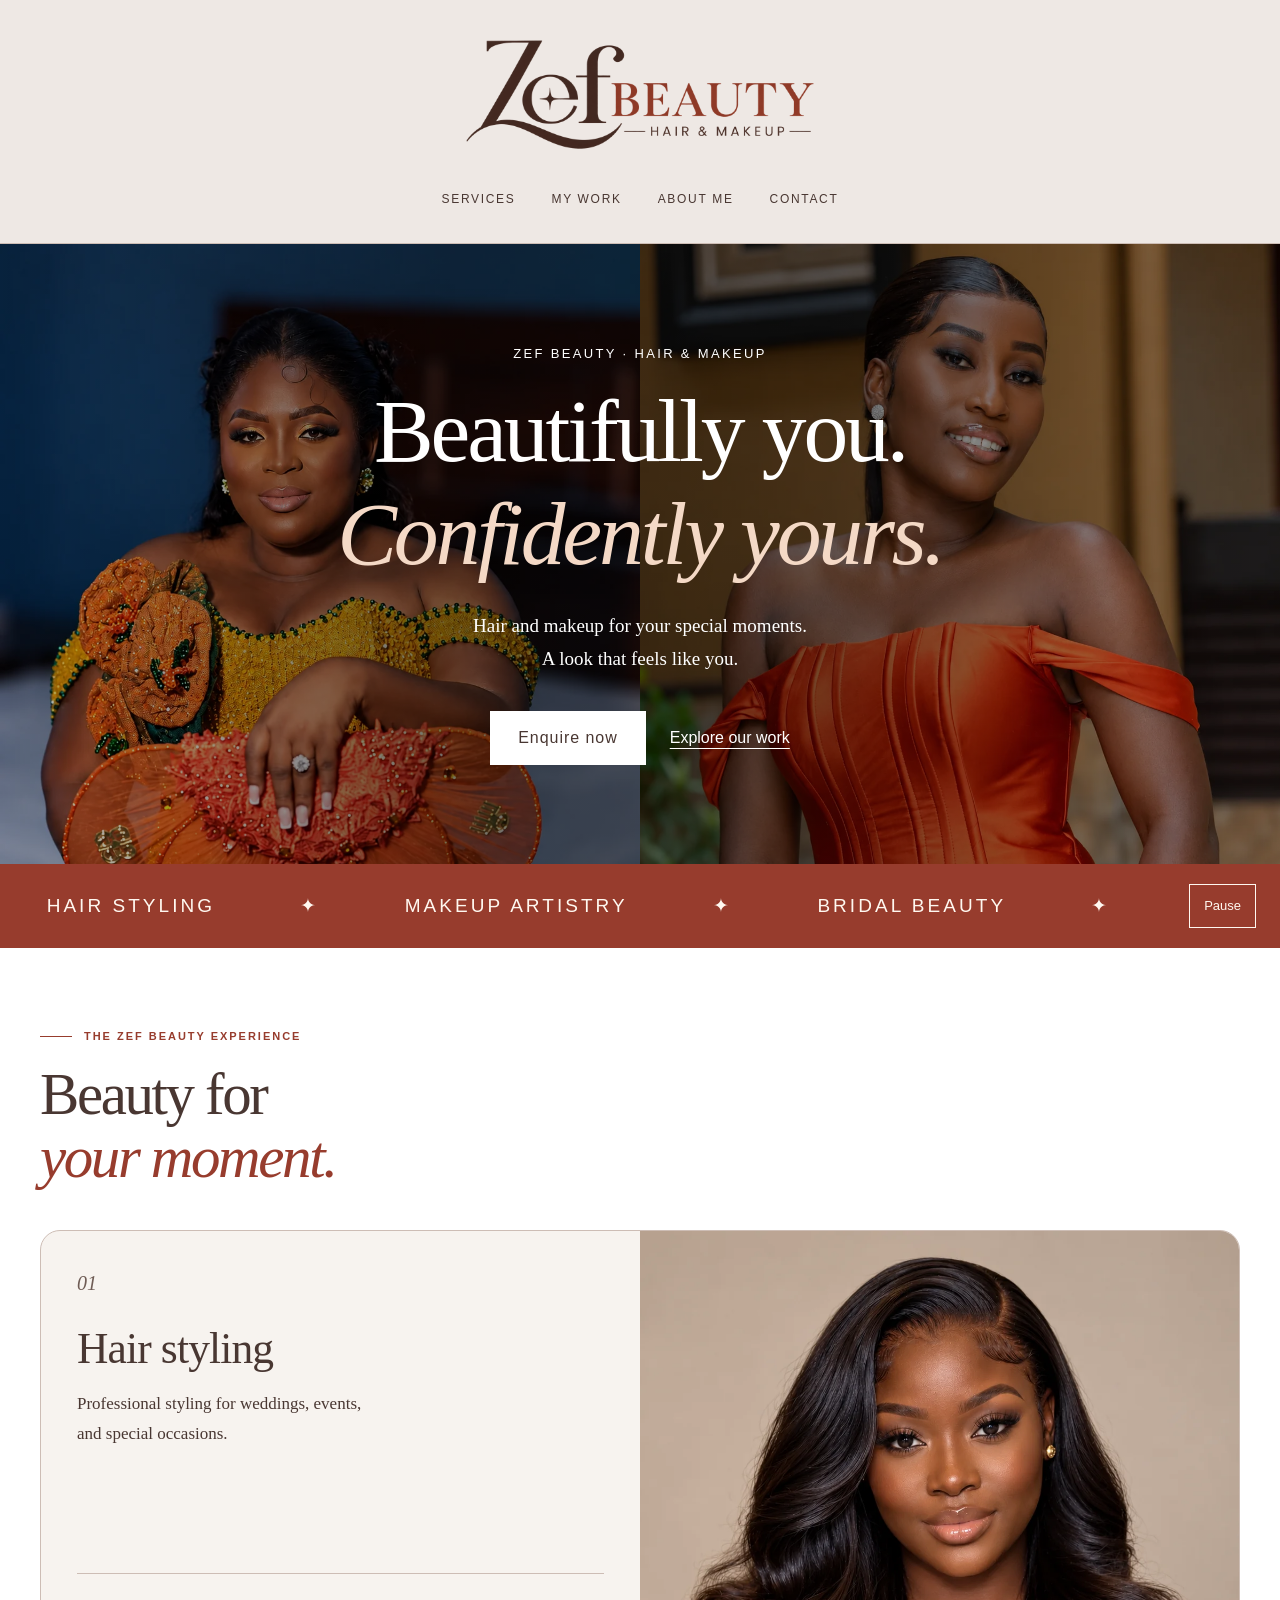
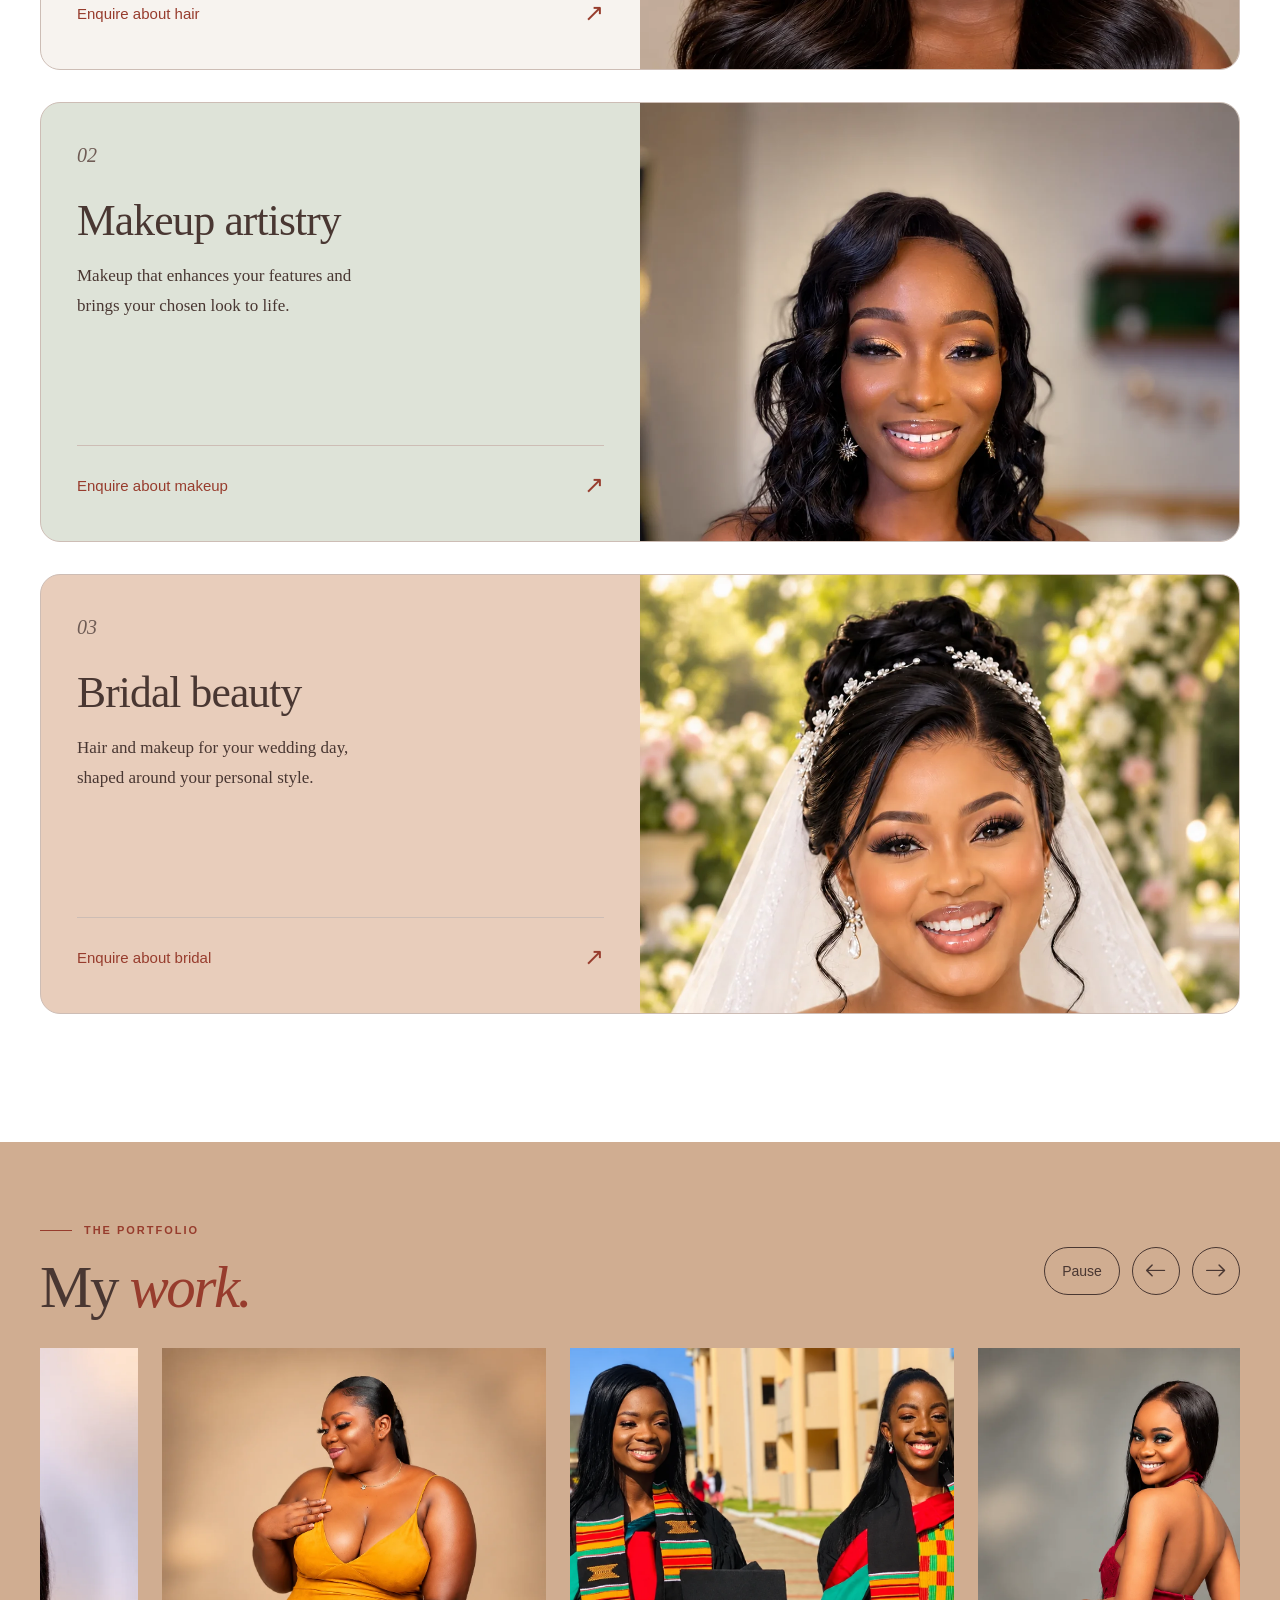
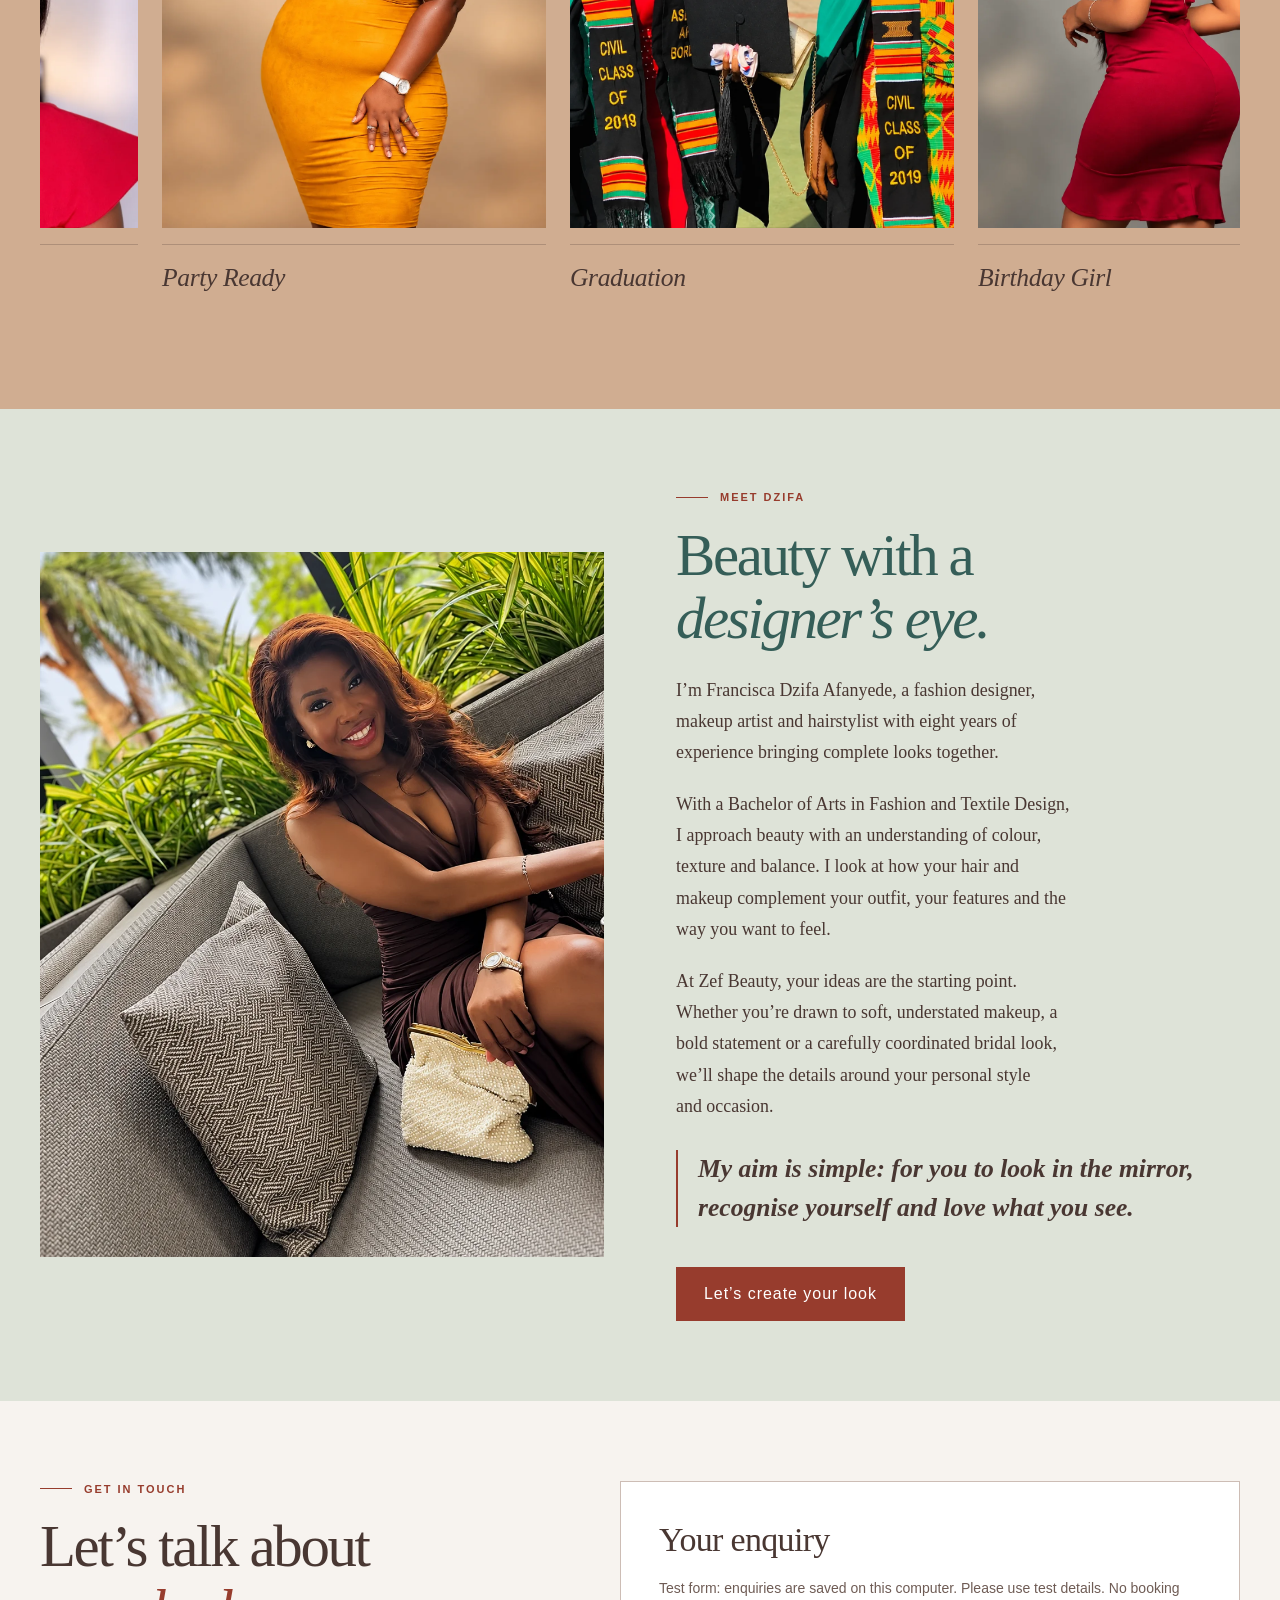
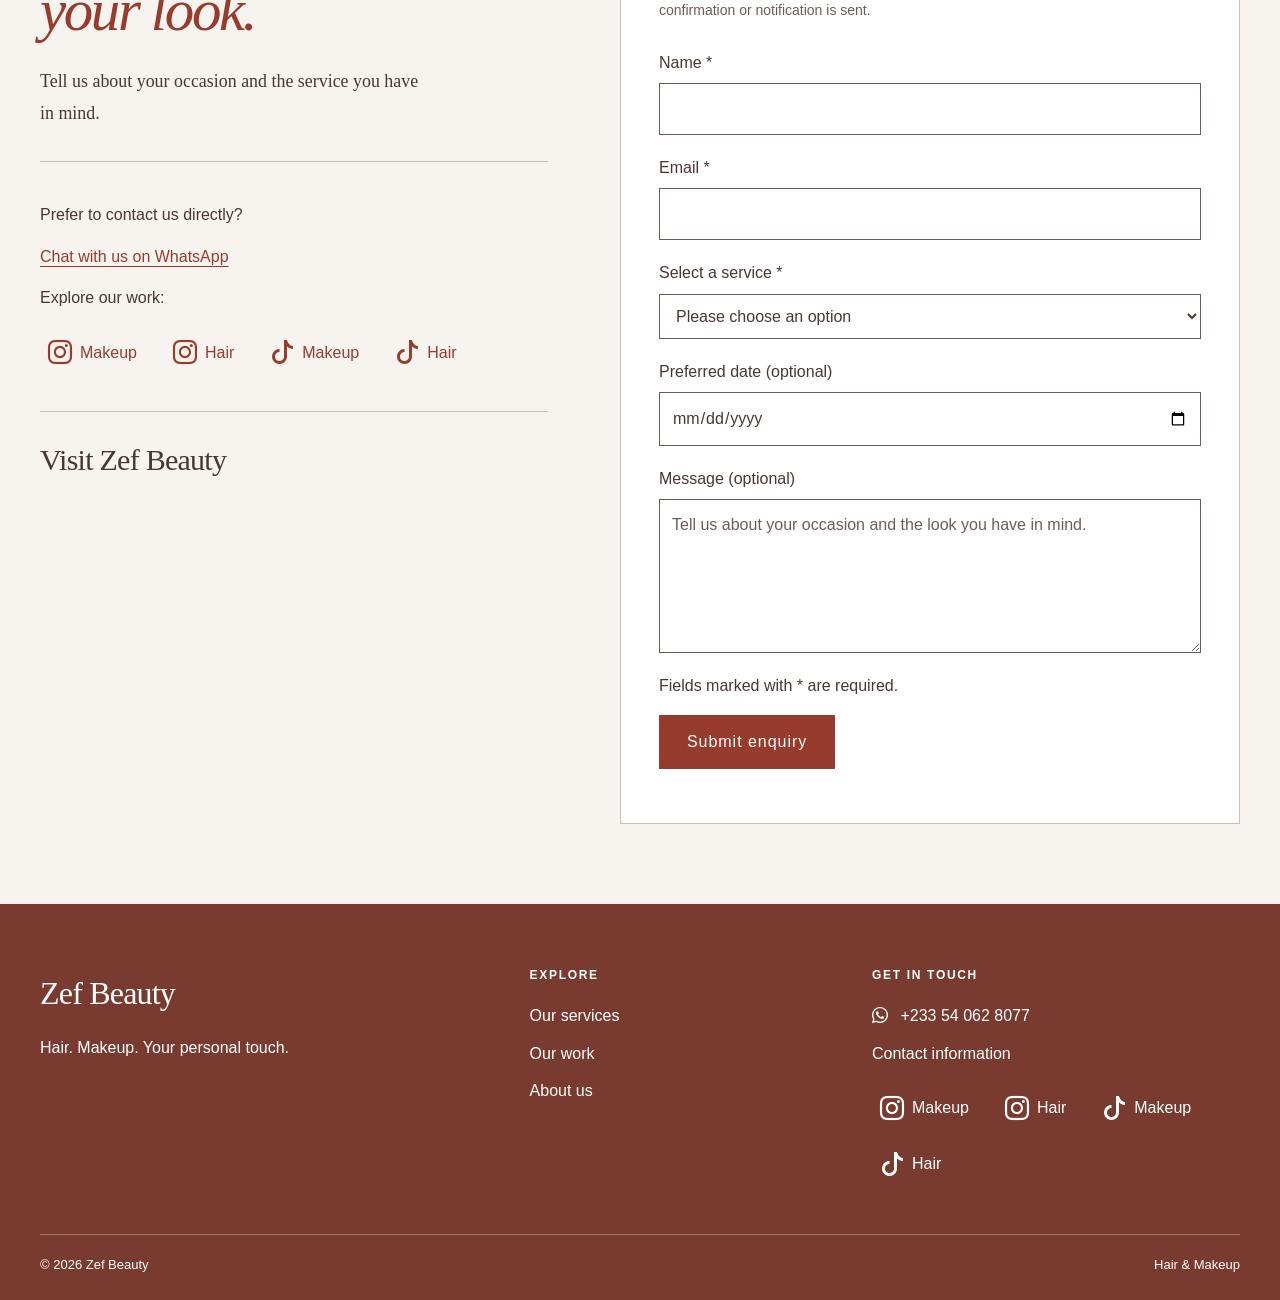
<file: index.html>
<!DOCTYPE html>
<html lang="en">
<head>
    <meta charset="UTF-8">
    <meta name="viewport" content="width=device-width, initial-scale=1.0">
    <title>Zef Beauty | Hair & Makeup</title>
    <meta name="description" content="Zef Beauty is a premier hair and makeup service provider, offering professional styling for weddings, events, and special occasions.">
    <link
    rel="stylesheet"
    href="https://cdn.jsdelivr.net/npm/bootstrap-icons@1.13.1/font/bootstrap-icons.min.css"
    >
    <link rel="stylesheet" href="style.css">
    <script src="script.js" defer></script>
</head>

<body>
<header class="site-header">
    <button
        class="menu-toggle"
        type="button"
        aria-label="Open menu"
        aria-expanded="false"
        aria-controls="mainNavigation"
    >
        <span class="menu-line"></span>
        <span class="menu-line"></span>
        <span class="menu-line"></span>
    </button>

    <a href="index.html" class="brand">
        <img
                class="brand-logo"
                src="images/zef-beauty-logo.png"
                alt="Zef Beauty | Hair & Makeup"
                width="2172"
                height="724"
            >
    </a>

    <nav id="mainNavigation" aria-label="Main navigation">
        <div class="menu-links">
            <a href="#services">
                <span>Services</span>
                <span class="menu-arrow" aria-hidden="true">→</span>
            </a>

            <a href="#portfolio">
                <span>My work</span>
                <span class="menu-arrow" aria-hidden="true">→</span>
            </a>

            <a href="#about">
                <span>About me</span>
                <span class="menu-arrow" aria-hidden="true">→</span>
            </a>

            <a href="#contact">
                <span>Contact</span>
                <span class="menu-arrow" aria-hidden="true">→</span>
            </a>
        </div>

        <div class="menu-contact">
            <p class="menu-contact-title">Let's talk about your look</p>

            <a
                class="menu-whatsapp"
                href="https://wa.me/233540628077"
                target="_blank"
                rel="noopener noreferrer"
            >
                <i class="bi bi-whatsapp" aria-hidden="true"></i>
                <span>Chat on WhatsApp</span>
            </a>

            <p class="menu-follow">Follow our work</p>

            <div class="menu-socials">
                <a
                    href="https://www.instagram.com/zefglam/"
                    target="_blank"
                    rel="noopener noreferrer"
                    aria-label="Zef Glam makeup on Instagram"
                >
                    <i class="bi bi-instagram" aria-hidden="true"></i>
                    <span>Makeup</span>
                </a>

                <a
                    href="https://www.instagram.com/zefhair/"
                    target="_blank"
                    rel="noopener noreferrer"
                    aria-label="Zef Hair on Instagram"
                >
                    <i class="bi bi-instagram" aria-hidden="true"></i>
                    <span>Hair</span>
                </a>
            </div>
        </div>
    </nav>
</header>

    <main>
        <section class="hero">
            <div class="hero-photos" aria-hidden="true">
                <img
                    src="images/traditional-engagement-01.webp"
                    alt=""
                >
                <img
                    src="images/makeup-look-01.webp"
                    alt=""
                >
            </div>

            <div class="hero-content">
                <p class="hero-eyebrow">Zef Beauty · Hair & Makeup</p>

                <h1>
                    Beautifully you.
                    <span class="hero-heading-accent">Confidently yours.</span>
                </h1>

                <p class="hero-description">
                    Hair and makeup for your special moments.
                    <span class="hero-description-line">
                        A look that feels like you.
                    </span>
                </p>

                <div class="hero-actions">
                    <a href="#contact" class="btn">Enquire now</a>
                    <a href="#portfolio" class="hero-secondary">
                        Explore our work
                    </a>
                </div>
            </div>
        </section>
        <div class="beauty-ribbon">
            <div class="beauty-ribbon-window">
                <div class="beauty-ribbon-track">
                    <div class="beauty-ribbon-group">
                        <span>Hair styling</span>
                        <span aria-hidden="true">✦</span>
                        <span>Makeup artistry</span>
                        <span aria-hidden="true">✦</span>
                        <span>Bridal beauty</span>
                        <span aria-hidden="true">✦</span>
                    </div>

                    <!-- A duplicate makes the movement loop continuously. -->
                    <div class="beauty-ribbon-group" aria-hidden="true">
                        <span>Hair styling</span>
                        <span>✦</span>
                        <span>Makeup artistry</span>
                        <span>✦</span>
                        <span>Bridal beauty</span>
                        <span>✦</span>
                    </div>
                </div>
            </div>

            <button
                class="beauty-ribbon-toggle"
                type="button"
                aria-label="Pause moving text"
                hidden
            >
                Pause
            </button>
        </div>
        <section id="services">
            <p class="services-eyebrow">The Zef Beauty experience</p>
            <h2 class="section-title">Beauty for <span class="title-accent">your moment.</span></h2>

            <div class="service-list service-stack">
                <div class="service-item">
                    <span class="service-number" aria-hidden="true">01</span>

                    <h3>Hair styling</h3>

                    <p>
                        Professional styling for weddings, events,
                        and special occasions.
                    </p>

                    <a
                        href="#contact"
                        class="service-link"
                        data-service="hair"
                    >
                        <span>Enquire about hair</span>
                        <span class="service-arrow" aria-hidden="true">↗</span>
                    </a>
                    <div class="service-photo">
                        <img
                            src="images/hairstyle-look-02.webp"
                            alt="Long, straight hairstyle with a centre part"
                            loading="lazy"
                        >
                    </div>
                </div>

                <div class="service-item">
                    <span class="service-number" aria-hidden="true">02</span>

                    <h3>Makeup artistry</h3>

                    <p>
                        Makeup that enhances your features and
                        brings your chosen look to life.
                    </p>

                    <a
                        href="#contact"
                        class="service-link"
                        data-service="makeup"
                    >
                        <span>Enquire about makeup</span>
                        <span class="service-arrow" aria-hidden="true">↗</span>
                    </a>
                    <div class="service-photo">
                        <img
                            src="images/traditional-engagement-02.webp"
                            alt="Makeup look on a client wearing an orange dress"
                            loading="lazy"
                        >
                    </div>
                </div>

                <div class="service-item">
                    <span class="service-number" aria-hidden="true">03</span>

                    <h3>Bridal beauty</h3>

                    <p>
                        Hair and makeup for your wedding day,
                        shaped around your personal style.
                    </p>

                    <a
                        href="#contact"
                        class="service-link"
                        data-service="bridal"
                    >
                        <span>Enquire about bridal</span>
                        <span class="service-arrow" aria-hidden="true">↗</span>
                    </a>
                    <div class="service-photo">
                        <img
                            src="images/bridal-package-02.webp"
                            alt="Bridal makeup with an updo and tiara"
                            loading="lazy"
                        >
                    </div>
                </div>
            </div>
        </section>

        <section id="portfolio">
            <div class="portfolio-heading">
                <div class="portfolio-intro">
                    <p class="section-eyebrow">The portfolio</p>
                    <h2 class="section-title">My <span class="title-accent">work.</span></h2>
                </div>

                <div
                    class="carousel-controls"
                    role="group"
                    aria-label="Portfolio navigation"
                    hidden
                >
                    <button
                        type="button"
                        class="carousel-button portfolio-toggle"
                        id="portfolioToggle"
                        aria-controls="portfolioTrack"
                    >
                    Pause
                    </button>
                    <button
                        type="button"
                        class="carousel-button"
                        id="portfolioPrevious"
                        aria-label="Previous portfolio photo"
                        aria-controls="portfolioTrack"
                    >
                        <i class="bi bi-arrow-left" aria-hidden="true"></i>
                    </button>

                    <button
                        type="button"
                        class="carousel-button"
                        id="portfolioNext"
                        aria-label="Next portfolio photo"
                        aria-controls="portfolioTrack"
                    >
                        <i class="bi bi-arrow-right" aria-hidden="true"></i>
                    </button>
                </div>
            </div>

            <div
                class="portfolio-gallery"
                id="portfolioTrack"
                role="region"
                aria-label="Portfolio photos. Scroll horizontally to explore."
                tabindex="0"
            >
                <figure class="portfolio-item">
                    <img
                        src="images/bridal-package-01.webp"
                        alt="Long straight hairstyle from Zef Beauty's portfolio"
                        loading="lazy"
                    >
                    <figcaption>Bride's Makeup</figcaption>
                </figure>
                <figure class="portfolio-item">
                    <img
                        src="images/makeup-look-02.webp"
                        alt="Long straight hairstyle from Zef Beauty's portfolio"
                        loading="lazy"
                    >
                    <figcaption>Corporate Finish</figcaption>
                </figure>
                
                <figure class="portfolio-item">
                    <img
                        src="images/makeup-look-03.webp"
                        alt="Long straight hairstyle from Zef Beauty's portfolio"
                        loading="lazy"
                    >
                    <figcaption>Party Ready</figcaption>
                </figure>
                <figure class="portfolio-item">
                    <img
                        src="images/Zef-Beauty-University-Graduation-Ghana.webp"
                        alt="Graduation look from Zef Beauty's portfolio"
                        loading="lazy"
                    >
                    <figcaption>Graduation</figcaption>
                </figure>
                <figure class="portfolio-item">
                    <img
                        src="images/makeup-look-04.webp"
                        alt="Long straight hairstyle from Zef Beauty's portfolio"
                        loading="lazy"
                    >
                    <figcaption>Birthday Girl</figcaption>
                </figure>
                <figure class="portfolio-item">
                    <img
                        src="images/makeup-look-01.webp"
                        alt="Makeup look paired with an orange dress"
                        loading="lazy"
                    >
                    <figcaption>Bride's Maid Touch</figcaption>
                </figure>

                <figure class="portfolio-item">
                    <img
                        src="images/makeup-look-05.webp"
                        alt="Bridal makeup with a tiara and lace outfit"
                        loading="lazy"
                    >
                    <figcaption>Outdoor Look</figcaption>
                </figure>

                <figure class="portfolio-item">
                    <img
                        src="images/traditional-engagement-01.webp"
                        alt="Traditional engagement look with an orange fan"
                        loading="lazy"
                    >
                    <figcaption>Traditional engagement</figcaption>
                </figure>
                <figure class="portfolio-item">
                    <img
                        src="images/makeup-look-06.webp"
                        alt="Traditional engagement look with an orange fan"
                        loading="lazy"
                    >
                    <figcaption>Night Out</figcaption>
                </figure>
            </div>
        </section>

        <section id="about" class="about-section">
            <div class="about-image">
                <img
                    src="images/dzifa-afanyede-portrait.webp"
                    alt="Francisca Dzifa Afanyede, founder of Zef Beauty"
                    loading="lazy"
                >
            </div>

            <div class="about-copy">
                <p class="section-eyebrow">Meet Dzifa</p>

                <h2 class="section-title">
                    Beauty with a
                    <span class="title-accent">designer’s eye.</span>
                </h2>

                <p>
                    I’m Francisca Dzifa Afanyede, a fashion designer,
                    makeup artist and hairstylist with eight years of
                    experience bringing complete looks together.
                </p>

                <p>
                    With a Bachelor of Arts in Fashion and Textile Design,
                    I approach beauty with an understanding of colour,
                    texture and balance. I look at how your hair and
                    makeup complement your outfit, your features and
                    the way you want to feel.
                </p>

                <p>
                    At Zef Beauty, your ideas are the starting point.
                    Whether you’re drawn to soft, understated makeup,
                    a bold statement or a carefully coordinated bridal
                    look, we’ll shape the details around your personal
                    style and occasion.
                </p>

                <p class="about-signature">
                    My aim is simple: for you to look in the mirror,
                    recognise yourself and love what you see.
                </p>

                <a href="#contact" class="btn">
                    Let’s create your look
                </a>
            </div>  
        </section>

        <section id="contact" class="contact-section">
            <div class="contact-info">
                <p class="section-eyebrow">Get in touch</p>
                <h2 class="section-title">Let’s talk about <span class="title-accent">your look.</span></h2>
                <p>
                    Tell us about your occasion and the service
                    you have in mind.
                </p>

                <div class="business-contact">
                    <p>Prefer to contact us directly?</p>

                    <a
                        href="https://wa.me/233540628077"
                        target="_blank"
                        rel="noopener noreferrer"
                    >
                        Chat with us on WhatsApp
                    </a>

                    <p>Explore our work:</p>

                    <ul class="social-links">
                        <li>
                            <a
                                href="https://www.instagram.com/zefglam/"
                                target="_blank"
                                rel="noopener noreferrer"
                                aria-label="Zef Glam makeup on Instagram"
                            >
                                <i class="bi bi-instagram" aria-hidden="true"></i>
                                <span>Makeup</span>
                            </a>
                        </li>

                        <li>
                            <a
                                href="https://www.instagram.com/zefhair/"
                                target="_blank"
                                rel="noopener noreferrer"
                                aria-label="Zef Hair on Instagram"
                            >
                                <i class="bi bi-instagram" aria-hidden="true"></i>
                                <span>Hair</span>
                            </a>
                        </li>

                        <li>
                            <a
                                href="https://www.tiktok.com/@zefglam"
                                target="_blank"
                                rel="noopener noreferrer"
                                aria-label="Zef Glam makeup on TikTok"
                            >
                                <i class="bi bi-tiktok" aria-hidden="true"></i>
                                <span>Makeup</span>
                            </a>
                        </li>

                        <li>
                            <a
                                href="https://www.tiktok.com/@zefhair_"
                                target="_blank"
                                rel="noopener noreferrer"
                                aria-label="Zef Hair on TikTok"
                            >
                                <i class="bi bi-tiktok" aria-hidden="true"></i>
                                <span>Hair</span>
                            </a>
                        </li>
                    </ul>
                </div>
                <div class="business-location">
                    <h3>Visit Zef Beauty</h3>

                    <iframe 
                        class="location-map"
                        title="Google Maps showing Zef Beauty in Haatso, Ghana"
                        src="https://www.google.com/maps/embed?pb=!1m18!1m12!1m3!1d127066.71899781007!2d-0.2621306941006234!3d5.591373806788044!2m3!1f0!2f0!3f0!3m2!1i1024!2i768!4f13.1!3m3!1m2!1s0xfdf9084b2b7a773%3A0xbed14ed8650e2dd3!2sAccra%2C%20Ghana!5e0!3m2!1sen!2sde!4v1790666719429!5m2!1sen!2sde"
                        width="600" 
                        height="450" 
                        style="border:0;" 
                        allowfullscreen="" 
                        loading="lazy" 
                        referrerpolicy="strict-origin-when-cross-origin">
                    </iframe>
                </div>
            </div>

            <div class="contact-form-panel">
                <h3>Your enquiry</h3>

                <p id="formNotice">
                    Test form: enquiries are saved on this computer.
                    Please use test details. No booking confirmation or notification is sent.
                </p>

                <form id="enquiryForm" aria-describedby="formNotice">
                    <div class="form-group">
                        <label for="customerName">Name *</label>
                        <input
                            type="text"
                            id="customerName"
                            name="customerName"
                            autocomplete="name"
                            required
                        >
                    </div>

                    <div class="form-group">
                        <label for="customerEmail">Email *</label>
                        <input
                            type="email"
                            id="customerEmail"
                            name="customerEmail"
                            autocomplete="email"
                            required
                        >
                    </div>

                    <div class="form-group">
                        <label for="serviceSelect">Select a service *</label>
                        <select
                            id="serviceSelect"
                            name="serviceSelect"
                            required
                        >
                            <option value="">Please choose an option</option>
                            <option value="hair">Hair Styling</option>
                            <option value="makeup">Makeup Artistry</option>
                            <option value="bridal">Bridal Packages</option>
                        </select>
                    </div>

                    <div class="form-group">
                        <label for="preferredDate">
                            Preferred date (optional)
                        </label>
                        <input
                            type="date"
                            id="preferredDate"
                            name="preferredDate"
                        >
                    </div>

                    <div class="form-group">
                        <label for="message">Message (optional)</label>
                        <textarea
                            id="message"
                            name="message"
                            rows="5"
                            maxlength="2000"
                            placeholder="Tell us about your occasion and the look you have in mind."
                        ></textarea>
                    </div>

                    <p>Fields marked with * are required.</p>

                    <button type="submit" class="btn">
                        Submit enquiry
                    </button>

                    <p id="formFeedback" role="status"></p>
                </form>
            </div>
        </section>
    </main>    

<footer class="site-footer">
    <div class="footer-main">
        <div class="footer-brand">
            <a href="index.html" class="footer-logo">Zef Beauty</a>
            <p>Hair. Makeup. Your personal touch.</p>
        </div>

        <div>
            <h2>Explore</h2>
            <ul class="footer-links">
                <li><a href="#services">Our services</a></li>
                <li><a href="#portfolio">Our work</a></li>
                <li><a href="#about">About us</a></li>
            </ul>
        </div>

        <div>
            <h2>Get in touch</h2>

            <ul class="footer-links">
                <li>
                    <a href="https://wa.me/233540628077">
                        <i class="bi bi-whatsapp" aria-hidden="true"></i>
                        +233 54 062 8077
                    </a>
                </li>
                <li>
                    <a href="#contact">Contact information</a>
                </li>
            </ul>

            <ul class="social-links">
                <li>
                    <a
                        href="https://www.instagram.com/zefglam/"
                        target="_blank"
                        rel="noopener noreferrer"
                        aria-label="Zef Glam makeup on Instagram"
                    >
                        <i class="bi bi-instagram" aria-hidden="true"></i>
                        <span>Makeup</span>
                    </a>
                </li>

                <li>
                    <a
                        href="https://www.instagram.com/zefhair/"
                        target="_blank"
                        rel="noopener noreferrer"
                        aria-label="Zef Hair on Instagram"
                    >
                        <i class="bi bi-instagram" aria-hidden="true"></i>
                        <span>Hair</span>
                    </a>
                </li>

                <li>
                    <a
                        href="https://www.tiktok.com/@zefglam"
                        target="_blank"
                        rel="noopener noreferrer"
                        aria-label="Zef Glam makeup on TikTok"
                    >
                        <i class="bi bi-tiktok" aria-hidden="true"></i>
                        <span>Makeup</span>
                    </a>
                </li>

                <li>
                    <a
                        href="https://www.tiktok.com/@zefhair_"
                        target="_blank"
                        rel="noopener noreferrer"
                        aria-label="Zef Hair on TikTok"
                    >
                        <i class="bi bi-tiktok" aria-hidden="true"></i>
                        <span>Hair</span>
                    </a>
                </li>
            </ul>
        </div>
    </div>

    <div class="footer-bottom">
        <p>© 2026 Zef Beauty</p>
        <p>Hair & Makeup</p>
    </div>
</footer>
    <dialog
        id="photoViewer"
        class="photo-viewer"
        aria-label="Enlarged portfolio photographs"
    >
        <div class="photo-viewer-content">
            <div class="photo-viewer-toolbar">
                <button
                    type="button"
                    id="photoViewerPrevious"
                    class="photo-viewer-nav"
                    aria-label="Previous photograph"
                >
                    &larr; Previous
                </button>

                <button
                    type="button"
                    id="photoViewerNext"
                    class="photo-viewer-nav"
                    aria-label="Next photograph"
                >
                    Next &rarr;
                </button>

                <button
                    type="button"
                    id="photoViewerClose"
                    class="photo-viewer-close"
                    aria-label="Close photographs"
                    autofocus
                >
                    <span aria-hidden="true">&times;</span>
                </button>
            </div>

            <figure class="photo-viewer-figure">
                <img id="photoViewerImage" alt="">
                <figcaption
                    id="photoViewerCaption"
                    aria-live="polite"
                    aria-atomic="true"
                ></figcaption>
            </figure>
        </div>
    </dialog>    
</body>
</html>
</file>
<file: style.css>
:root {
    --color-background: #eee8e4;
    --color-text: #493732;
    --color-accent: #973c2d;
    --color-accent-hover: #763024;
    --color-muted: #6f5c55;
    --color-border: #cdbdb5;
    --color-surface: #ffffff;
    --color-sage: #dee3d8;
    --color-green-blue: #355e58;
    --font-heading: Georgia, "Times New Roman", serif;
    --font-body: "Segoe UI", Arial, sans-serif;
}

/*Basic sizing*/
*,
*::before,
*::after {
    box-sizing: border-box;
}

body {
    margin: 0;
    font-family: var(--font-body);
    background-color: var(--color-background);
    color: var(--color-text);
    line-height: 1.6;
    font-weight:400;
}

main {
    width: 100%;
    max-width: none;
    margin: 0;
    padding: 0;
}

main> section{
    padding: 80px max(24px, calc((100% - 1200px) / 2));
}

h1,h2,h3 {
    font-family: var(--font-heading);
    font-weight: 400;
    letter-spacing: 0.02em;
}

h2 {
    font-size: clamp(28px, 3vw, 40px);
    line-height: 1.25;
}

h3 {
    font-size: 22px;
    line-height: 1.35;
}

/* Keyboard focus */
a:focus-visible,
button:focus-visible,
input:focus-visible,
select:focus-visible,
textarea:focus-visible {
    outline: 3px solid var(--color-accent);
    outline-offset: 4px;
}

/* Header */
.site-header {
    display: flex;
    flex-direction: column;
    align-items: center;
    gap: 28px;
    padding: 32px 24px 24px;
    background-color: var(--color-background);
    border-bottom: 1px solid var(--color-border);
}

.brand {
    display: flex;
    flex-direction: column;
    align-items: center;
    color: var(--color-accent);
    text-decoration: none;
}

.brand-name {
    font-size: clamp(32px, 4vw, 46px);
    font-weight: 400;
    line-height: 1.2;
    letter-spacing: 0.04em;
}

.brand-tagline {
    margin-top: 10px;
    font-size: 11px;
    letter-spacing: 0.24em;
    text-transform: uppercase;
}

.site-header nav {
    display: flex;
    flex-wrap: wrap;
    justify-content: center;
    gap: 12px 32px;
}

.site-header nav a {
    padding: 8px 0;
    color: var(--color-text);
    font-size: 14px;
    font-weight: 400;
    letter-spacing: 0.06em;
    text-decoration: none;
}

.site-header nav a:hover {
    color: var(--color-accent);
    text-decoration: underline;
    text-underline-offset: 6px;
}


.btn {
    appearance: none;
    display: inline-block;
    padding: 14px 28px;
    background-color: var(--color-accent);
    color: #ffffff;
    font:inherit;
    text-decoration: none;
    border-radius: 0;
    font-weight: 400;
    letter-spacing: 0.06em;
    text-align: center;
    cursor: pointer;
    border: none;
}

.btn:hover {
    background-color: var(--color-accent-hover);
}

.btn:disabled {
    background-color: #e4d8dc;
    color: #51424a;
    cursor: not-allowed;
}

/* Hero banner */
main > .hero {
    position: relative;
    isolation: isolate;
    display: grid;
    place-items: center;
    min-height: 620px;
    padding: 80px 24px;
    background-color: #302420;
    color: #ffffff;
    text-align: center;
}

.hero-photos {
    position: absolute;
    inset: 0;
    z-index: -2;
    display: grid;
    grid-template-columns: repeat(2, minmax(0, 1fr));
}

.hero-photos img {
    display: block;
    width: 100%;
    height: 100%;
    min-height: 0;
    object-fit: cover;
    object-position: center top;
}

/* Dark layer behind the text */
.hero::before {
    content: "";
    position: absolute;
    inset: 0;
    z-index: -1;
    background: linear-gradient(
        90deg,
        rgb(0 0 0 / 25%) 0%,
        rgb(0 0 0 / 55%) 35%,
        rgb(0 0 0 / 55%) 65%,
        rgb(0 0 0 / 25%) 100%
    );
}

.hero-content {
    width: 100%;
    max-width: 760px;
}

.hero-eyebrow {
    margin: 0 0 20px;
    color: #ffffff;
    font-size: 13px;
    font-weight: 500;
    letter-spacing: 0.18em;
    text-transform: uppercase;
}

.hero h1 {
    margin: 0 0 28px;
    font-family: var(--font-heading);
    font-size: clamp(48px, 7vw, 96px);
    font-weight: 400;
    line-height: 1.05;
    letter-spacing: -0.035em;
}

.hero-heading-accent {
    display: block;
    margin-top: 8px;
    font-style: italic;
    color: #f4d9c6;
}

.hero-description {
    max-width: 38ch;
    margin: 0 auto 36px;
    color: #ffffff;
    font-size: clamp(16px, 1.5vw, 19px);
    line-height: 1.75;
}

.hero-description-line {
    display: block;
}

.hero-actions {
    display: flex;
    justify-content: center;
    align-items: center;
    flex-wrap: wrap;
    gap: 24px;
}

.hero .btn {
    background-color: #ffffff;
    color: var(--color-text);
}

.hero .btn:hover {
    background-color: var(--color-background);
}

.hero-secondary {
    color: #ffffff;
    font-weight: 500;
    text-underline-offset: 5px;
}

.hero a:focus-visible {
    outline-color: #ffffff;
}

@media (max-width: 599px) {
    main > .hero {
        min-height: 560px;
        padding: 64px 24px;
    }

    .hero-photos {
        grid-template-columns: minmax(0, 1fr);
    }

    .hero-photos img:nth-child(2) {
        display: none;
    }
}

/* Image sizing: needed for both hero and portfolio */
.portfolio-item img {
    display: block;
    width: 100%;
    aspect-ratio: 4/5;
    object-fit: cover;
    border-radius: 0;
}

/* Section backgrounds */
#services {
    background-color: var(--color-surface);
}

#portfolio {
    background-color: #d0ad91;
}

#portfolio h2,
#portfolio figcaption {
    color: var(--color-text);
}

#contact {
    background-color: #f7f3ef;
}

/* Services */
.service-list {
    display: grid;
    grid-template-columns:minmax(0, 1fr);
    gap: 24px;
}

.service-item {
    display: flex;
    flex-direction: column;
    min-width: 0;
    padding: 32px;
    background-color: #f7f3ef;
    border: 1px solid var(--color-border);
    border-radius: 0;
}

.service-item h3 {
    margin: 0 0 16px;
    font-family: var(--font-heading);
    font-size: clamp(30px, 3.4vw, 44px);
    font-weight: 400;
    line-height: 1.15;
    letter-spacing: -0.02em;
}

.service-link {
    display: flex;
    align-items: center;
    justify-content: space-between;
    gap: 16px;
    min-height: 44px;
    margin-top: auto;
    padding-top: 20px;
    border-top: 1px solid var(--color-border);
    color: var(--color-accent);
    font-size: 15px;
    font-weight: 500;
    text-decoration: none;
}

/* Portfolio carousel */
.portfolio-heading {
    display: flex;
    align-items: center;
    justify-content: space-between;
    flex-wrap: wrap;
    gap: 20px;
    margin-bottom: 28px;
}

.portfolio-heading h2 {
    margin: 0;
}

.carousel-controls {
    display: flex;
    gap: 12px;
}

.carousel-controls[hidden] {
    display: none;
}

.carousel-button {
    display: inline-flex;
    align-items: center;
    justify-content: center;
    width: 48px;
    height: 48px;
    padding: 0;
    border: 1px solid var(--color-text);
    border-radius: 50%;
    background: transparent;
    color: var(--color-text);
    font-size: 22px;
    cursor: pointer;
}

.carousel-button:hover:not(:disabled) {
    background-color: var(--color-text);
    color: #ffffff;
}

.carousel-button:disabled {
    opacity: 0.35;
    cursor: default;
}

.portfolio-gallery {
    display: flex;
    gap: 24px;
    overflow-x: auto;
    scroll-snap-type: x mandatory;
    scrollbar-width: none;
    padding-bottom: 16px;
}

.portfolio-gallery::-webkit-scrollbar {
    display: none;
}

.portfolio-item {
    flex: 0 0 100%;
    min-width: 0;
    margin: 0;
    scroll-snap-align: start;
}

/* Portfolio captions */
.portfolio-item figcaption {
    margin-top: 16px;
    padding: 12px 0 0;
    border-top: 1px solid rgb(73 55 50 / 25%);

    font-family: var(--font-heading);
    font-size: clamp(20px, 1.8vw, 25px);
    font-weight: 400;
    font-style: normal;
    line-height: 1.35;
    letter-spacing: -0.015em;

    color: var(--color-text);
    text-align: left;
    text-wrap: balance;

    /* Reserve room for two lines, keeping the row consistent. */
    min-height: 2.7em;
}

@media (min-width: 600px) {
    .portfolio-item {
        flex-basis: calc((100% - 24px) / 2);
    }
}

@media (min-width: 1024px) {
    .portfolio-item {
        flex-basis: calc((100% - 48px) / 3);
    }
}

/* Contact layout */
.contact-section {
    display: grid;
    grid-template-columns: minmax(0, 1fr);
    align-items: start;
    gap: 40px;
}

.contact-info,
.contact-form-panel {
    min-width: 0;
}

.contact-info h2 {
    max-width: 14ch;
    margin: 0 0 24px;
}

.contact-info > p:not(.section-eyebrow) {
    max-width: 42ch;
    color: var(--color-muted);
    font-size: 18px;
}

.contact-form-panel {
    padding: clamp(20px, 3vw, 40px);
    background-color: var(--color-surface);
    border: 1px solid var(--color-border);
}

.contact-form-panel h3 {
    margin: 0 0 16px;
    font-size: 28px;
}

.contact-form-panel #formNotice {
    margin: 0 0 28px;
    font-size: 14px;
}

@media (min-width: 900px) {
    .contact-section {
        grid-template-columns: minmax(0, 0.9fr) minmax(0, 1.1fr);
        gap: 72px;
    }
}

/*Direct contact */
.business-contact {
    margin: 32px 0 0;
    padding: 24px 0 0;
    border: none;
    border-top: 1px solid var(--color-border);
    background-color: transparent;
}

.business-contact a {
    color: var(--color-accent);
    font-weight: 500;
    text-underline-offset: 4px;
}

.business-contact a:hover{
    text-decoration-thickness: 2px;
}

.social-links {
    display: flex;
    flex-wrap: wrap;
    gap: 12px 20px;
    margin: 20px 0 0;
    padding: 0;
    list-style: none;
}

.social-links a {
    display: inline-flex;
    align-items: center;
    justify-content: center;
    gap: 8px;
    min-height: 44px;
    min-width: 44px;
    padding: 8px;
    color: var(--color-accent);
    text-decoration: none;
}

.social-links a:hover {
    color: var(--color-accent-hover);
    text-decoration: underline;
    text-underline-offset: 4px;
}

.social-links .bi {
    font-size: 24px;
    line-height: 1;
}
/* Business location */
.business-location {
    margin-top: 36px;
    padding-top: 28px;
    border-top: 1px solid var(--color-border);
}

.business-location h3 {
    margin: 0 0 16px;
}

.business-location address {
    margin-bottom: 16px;
    font-style: normal;
    color: var(--color-muted);
}

.directions-link {
    display: inline-flex;
    align-items: center;
    gap: 8px;
    min-height: 44px;
    color: var(--color-accent);
    text-underline-offset: 4px;
}

.location-map {
    display: block;
    width: 100%;
    height: 320px;
    margin-top: 20px;
    border: 0;
}

/* Enquiry form */
#enquiryForm {
    max-width: 600px;
}

.form-group {
    margin-bottom: 20px;
}



#contact label {
    display: block;
    margin-bottom: 8px;
    font-weight: 500;
}

#enquiryForm input,
#enquiryForm textarea,
#enquiryForm select {
    display: block;
    width: 100%;
    min-width: 0;
    padding: 12px;
    border: 1px solid var(--color-muted);
    border-radius: 0;
    background-color: var(--color-surface);
    color: var(--color-text);
    font: inherit;
}

#enquiryForm textarea {
    resize: vertical;
}

#enquiryForm input::placeholder,
#enquiryForm textarea::placeholder {
    color: var(--color-muted);
    opacity: 1;
}

#formNotice {
    color: var(--color-muted);
}
#formFeedback {
    font-weight:  500;
}
/* About */
.about-section {
    display: grid;
    grid-template-columns: minmax(0, 1fr);
    align-items: center;
    gap: 40px;
    background-color: #ffffff;
}

.about-image img {
    display: block;
    width: 100%;
    aspect-ratio: 4 / 5;
    object-fit: cover;
}

.section-eyebrow {
    margin: 0 0 16px;
    color: var(--color-accent);
    font-size: 13px;
    font-weight: 500;
    letter-spacing: 0.15em;
    text-transform: uppercase;
}

.about-copy h2 {
    margin: 0 0 24px;
}

.about-copy > p:not(.section-eyebrow) {
    max-width: 48ch;
    color: var(--color-muted);
    font-size: 18px;
}

.about-copy .btn {
    margin-top: 20px;
}

@media (min-width: 900px) {
    .about-section {
        grid-template-columns: repeat(2, minmax(0, 1fr));
        gap: 72px;
    }
}

/* Footer */
.site-footer {
    padding: 64px max(24px, calc((100% - 1200px) / 2)) 24px;
    background-color: #793b30;
    color: #ffffff;
}

.footer-main {
    display: grid;
    grid-template-columns: minmax(0, 1fr);
    gap: 36px;
    padding-bottom: 48px;
}

.site-footer a {
    color: inherit;
    text-decoration: none;
}

.site-footer a:hover {
    text-decoration: underline;
    text-underline-offset: 5px;
}

.site-footer a:focus-visible {
    outline-color: #ffffff;
}

.footer-logo {
    font-size: 32px;
    letter-spacing: 0.04em;
}

.footer-brand p {
    max-width: 28ch;
}

.site-footer h2 {
    margin: 0 0 20px;
    font-size: 18px;
    font-weight: 500;
}

.footer-links {
    display: grid;
    gap: 12px;
    margin: 0;
    padding: 0;
    list-style: none;
}

.footer-bottom {
    display: flex;
    flex-wrap: wrap;
    justify-content: space-between;
    gap: 12px;
    padding-top: 20px;
    border-top: 1px solid rgb(255 255 255 / 30%);
    font-size: 13px;
}

.footer-bottom p {
    margin: 0;
}

/* Social links on the dark footer */
.site-footer .social-links a {
    color: #ffffff;
}

.site-footer .social-links a:hover {
    color: #ffffff;
    text-decoration: underline;
}

.site-footer .footer-links .bi {
    margin-right: 8px;
}


/*wider screen*/
@media (min-width: 768px) {
    .service-list {
        grid-template-columns: repeat(3, minmax(0,1fr));
    }
}

@media (min-width: 900px) {
    .footer-main {
        grid-template-columns: 1.2fr 0.8fr 1fr;
        gap: 48px;
    }
}


/* Sliding mobile navigation */
.menu-toggle,
.menu-arrow,
.menu-contact {
    display: none;
}

.menu-links {
    display: flex;
    flex-wrap: wrap;
    justify-content: center;
    gap: 12px 32px;
}

body.menu-locked {
    overflow: hidden;
}

@media (max-width: 1023px) {
    .site-header {
        position: sticky;
        top: 0;
        z-index: 1000;
        display: grid;
        grid-template-columns: 44px minmax(0, 1fr) 44px;
        align-items: center;
        gap: 0;
        padding: 20px 16px;
    }

    .site-header .brand {
        grid-column: 2;
        grid-row: 1;
        text-align: center;
    }

    .site-header .brand-name {
        font-size: clamp(26px, 7vw, 36px);
    }

    .site-header.menu-ready .menu-toggle {
        display: flex;
        flex-direction: column;
        align-items: center;
        justify-content: center;
        gap: 7px;
        grid-column: 1;
        grid-row: 1;
        width: 44px;
        height: 44px;
        padding: 0;
        border: none;
        background: transparent;
        color: var(--color-text);
        cursor: pointer;
    }

    .menu-line {
        display: block;
        width: 24px;
        height: 2px;
        background-color: currentColor;
        transform-origin: center;
        transition:
            transform 400ms cubic-bezier(0.22, 1, 0.36, 1),
            opacity 200ms ease;
    }

    /* Give the closed hamburger a slightly asymmetric shape. */
    .menu-line:nth-child(2) {
        transform: scaleX(0.75);
    }

    .menu-open .menu-line:nth-child(1) {
        transform: translateY(9px) rotate(45deg);
    }

    .menu-open .menu-line:nth-child(2) {
        opacity: 0;
        transform: scaleX(0);
    }

    .menu-open .menu-line:nth-child(3) {
        transform: translateY(-9px) rotate(-45deg);
    }

    /* Navigation stays usable before JavaScript loads */
    .site-header nav {
        grid-column: 1 / -1;
        display: flex;
        flex-direction: column;
        flex-wrap: nowrap;
        justify-content: flex-start;
        gap: 0;
        background-color: #ffffff;
    }

    /* Full-screen panel below the header */
    .site-header.menu-ready nav {
        position: fixed;
        top: var(--mobile-header-height, 120px);
        right: 0;
        bottom: 0;
        left: 0;
        overflow-y: auto;
        overscroll-behavior: contain;
        transform: translateX(-100%);
        visibility: hidden;
        transition:
            transform 300ms ease,
            visibility 0s linear 300ms;
    }

    .site-header.menu-open nav {
        transform: translateX(0);
        visibility: visible;
        transition:
            transform 300ms ease,
            visibility 0s;
    }

    .site-header .menu-links {
        display: flex;
        flex-direction: column;
        flex-wrap: nowrap;
        gap: 0;
        padding: 20px 24px 32px;
    }

    .site-header .menu-links > a {
        display: flex;
        align-items: center;
        justify-content: space-between;
        gap: 20px;
        padding: 22px 4px;
        border-bottom: 1px solid var(--color-border);
        font-size: 18px;
        text-decoration: none;
    }

    .menu-arrow {
        display: inline;
        color: var(--color-accent);
        font-size: 24px;
    }

    .menu-contact {
        display: block;
        margin-top: auto;
        padding: 28px 28px 36px;
        padding-bottom: max(36px, env(safe-area-inset-bottom));
        background-color: var(--color-background);
    }

    .menu-contact-title {
        margin: 0 0 12px;
        font-size: 18px;
    }

    .site-header .menu-whatsapp,
    .site-header .menu-socials a {
        display: inline-flex;
        align-items: center;
        gap: 12px;
        min-height: 44px;
        color: var(--color-accent);
        text-decoration: none;
    }

    .menu-contact .bi {
        font-size: 24px;
    }

    .menu-follow {
        margin: 24px 0 8px;
        color: var(--color-muted);
        font-size: 14px;
    }

    .menu-socials {
        display: flex;
        flex-wrap: wrap;
        gap: 12px 28px;
    }
}

/* Half-width menu on medium screens */
@media (min-width: 756px) and (max-width: 1023px) {
    .site-header.menu-ready nav {
        right: auto;
        width: 50%;
    }
}

/* Respect reduced-motion preferences */
@media (prefers-reduced-motion: reduce) {
    .site-header.menu-ready nav,
    .menu-line {
        transition: none;
    }
}

/* Prevent menu animation while resizing */
.site-header.menu-resizing nav,
.site-header.menu-resizing .menu-line {
    transition: none;
}

/* Underline the menu label, not the arrow */
.site-header .menu-links > a:hover {
    text-decoration: none;
}

.site-header .menu-links > a:hover > span:first-child {
    text-decoration: underline;
    text-underline-offset: 6px;
}

/* Directional scroll reveals */
.reveal-pending {
    --reveal-x: 0px;

    opacity: 0;
    transform: translateX(var(--reveal-x));

    transition:
        opacity 700ms ease,
        transform 700ms cubic-bezier(0.22, 1, 0.36, 1);
}

.reveal-pending[data-reveal="left"] {
    --reveal-x: -20px;
}

.reveal-pending[data-reveal="right"] {
    --reveal-x: 20px;
}

.reveal-pending.reveal-visible {
    opacity: 1;
    transform: none;
}

/* Show content immediately when someone tabs into it. */
.reveal-pending:focus-within {
    opacity: 1;
    transform: none;
    transition: none;
}

/* Honour reduced-motion settings. */
@media (prefers-reduced-motion: reduce) {
    .reveal-pending {
        opacity: 1;
        transform: none;
        transition: none;
    }
}


/* Moving service strip */
.beauty-ribbon {
    display: flex;
    align-items: center;
    gap: 16px;
    padding: 20px 24px;
    background-color: var(--color-accent);
    color: #fff8f0;
}

.beauty-ribbon-window {
    flex: 1;
    min-width: 0;
    overflow: hidden;
}

.beauty-ribbon-track {
    display: flex;
}

.beauty-ribbon-group {
    display: flex;
    flex: 0 0 100%;
    min-width: max-content;
    align-items: center;
    justify-content: space-around;
    gap: 40px;
    padding-right: 40px;
    font-size: clamp(14px, 1.5vw, 19px);
    font-weight: 400;
    letter-spacing: 0.16em;
    text-transform: uppercase;
}

/* Movement starts only after JavaScript enables the pause button. */
.beauty-ribbon.is-ready .beauty-ribbon-group {
    animation: beauty-ribbon-scroll 30s linear infinite;
}

@keyframes beauty-ribbon-scroll {
    from {
        transform: translateX(0);
    }

    to {
        transform: translateX(-100%);
    }
}

/* Only the Play/Pause button controls pausing. */
.beauty-ribbon.is-paused .beauty-ribbon-group {
    animation-play-state: paused;
}

.beauty-ribbon-toggle {
    flex-shrink: 0;
    min-height: 44px;
    padding: 8px 14px;
    border: 1px solid currentColor;
    border-radius: 0;
    background: transparent;
    color: inherit;
    font: inherit;
    font-size: 13px;
    cursor: pointer;
}

.beauty-ribbon-toggle:focus-visible {
    outline: 2px solid #fff8f0;
    outline-offset: 4px;
}

/* Without animation, display all the words as a static strip. */
.beauty-ribbon:not(.is-ready) .beauty-ribbon-group {
    min-width: 0;
    flex-wrap: wrap;
    gap: 12px 24px;
    padding-right: 0;
}

.beauty-ribbon:not(.is-ready)
.beauty-ribbon-group[aria-hidden="true"] {
    display: none;
}

@media (prefers-reduced-motion: reduce) {
    .beauty-ribbon.is-ready .beauty-ribbon-group {
        animation: none;
        transform: none;
        min-width: 0;
        flex-wrap: wrap;
        gap: 12px 24px;
        padding-right: 0;
    }

    .beauty-ribbon-group[aria-hidden="true"],
    .beauty-ribbon-toggle {
        display: none;
    }
}

/* Hero text appears in a short sequence. */
@media (prefers-reduced-motion: no-preference) {
    .hero-eyebrow,
    .hero h1,
    .hero-description,
    .hero-actions {
        animation: hero-text-enter 800ms
            cubic-bezier(0.22, 1, 0.36, 1) both;
    }

    .hero-eyebrow {
        animation-delay: 0ms;
    }

    .hero h1 {
        animation-delay: 100ms;
    }

    .hero-description {
        animation-delay: 200ms;
    }

    .hero-actions {
        animation-delay: 300ms;
    }

    /* Keyboard navigation makes the content visible immediately. */
    .hero-content:focus-within > * {
        animation: none;
    }
}

@keyframes hero-text-enter {
    from {
        opacity: 0;
        transform: translateY(14px);
    }

    to {
        opacity: 1;
        transform: translateY(0);
    }
}

@media (max-width: 599px) {
    .hero::before {
        background: linear-gradient(
            to bottom,
            rgb(0 0 0 / 15%) 0%,
            rgb(0 0 0 / 30%) 30%,
            rgb(0 0 0 / 60%) 65%,
            rgb(0 0 0 / 70%) 100%
        );
    }
}

/* Services typography and details */
.services-eyebrow {
    margin: 0 0 12px;
    color: var(--color-accent);
    font-size: 12px;
    font-weight: 500;
    letter-spacing: 0.16em;
    text-transform: uppercase;
}

#services > h2 {
    max-width: 18ch;
    margin: 0 0 40px;
}

.service-number {
    display: block;
    margin-bottom: 32px;
    color: var(--color-muted);
    font-family: var(--font-heading);
    font-size: 20px;
    font-style: italic;
}

.service-item > p {
    margin: 0 0 32px;
    color: var(--color-muted);
    line-height: 1.75;
}

.service-arrow {
    flex-shrink: 0;
    font-size: 24px;
}

.service-link:hover > span:first-child {
    text-decoration: underline;
    text-underline-offset: 5px;
}

/* Colour feedback for a mouse or keyboard interaction. */
@media (hover: hover) and (pointer: fine) {
    .service-item:hover {
        background-color: #efe5dc;
        border-color: var(--color-accent);
    }
}

.service-item:focus-within {
    background-color: #efe5dc;
    border-color: var(--color-accent);
}

@media (prefers-reduced-motion: no-preference) {
    .service-arrow {
        transition: transform 200ms ease;
    }

    .service-link:hover .service-arrow,
    .service-link:focus-visible .service-arrow {
        transform: translate(3px, -3px);
    }
}

/* supporting colours */
#about {
    background-color: var(--color-sage);
    color: var(--color-text);
}

#about h2 {
    color: var(--color-green-blue);
}




/* The form title uses the same font at a smaller size. */
#contact .contact-form-panel h2,
#contact .contact-form-panel h3 {
    font-family: var(--font-heading);
    font-size: clamp(28px, 3vw, 34px);
    font-weight: 400;
    line-height: 1.2;
    letter-spacing: -0.02em;
}

/* Services: edge-to-edge photographs and scrolling stack */
.service-list.service-stack {
    display: grid;
    grid-template-columns: minmax(0, 1fr);
    gap: 32px;
    padding-bottom: 48px;
    isolation: isolate;
}

.service-stack > .service-item {
    position: relative;
    display: grid;
    grid-template-columns: minmax(0, 1fr) minmax(0, 1fr);
    grid-template-rows: auto auto 1fr auto;
    grid-template-areas:
        "number photo"
        "title photo"
        "description photo"
        "link photo";
    gap: 0;
    min-height: 440px;
    padding: 0;
    border: 1px solid var(--color-border);
    border-radius: 20px;
    background-color: #f7f3ef;
}

/* Each later card sits slightly lower and above the previous one. */
.service-stack > .service-item:nth-child(1) {
    --stack-offset: 0px;
    z-index: 1;
}

.service-stack > .service-item:nth-child(2) {
    --stack-offset: 18px;
    z-index: 2;
    background-color: var(--color-sage);
}

.service-stack > .service-item:nth-child(3) {
    --stack-offset: 36px;
    z-index: 3;
    background-color: #e8cdbb;
}

/* Spacing belongs to the text, rather than the whole card. */
.service-stack .service-number {
    grid-area: number;
    margin: 36px 36px 24px;
}

.service-stack h3 {
    grid-area: title;
    margin: 0 36px 16px;
}

.service-stack .service-item > p {
    grid-area: description;
    max-width: 36ch;
    margin: 0 36px 32px;
}

.service-stack .service-link {
    grid-area: link;
    margin: 0 36px 36px;
}

/* Desktop photograph fills the right side. */
.service-stack .service-photo {
    grid-area: photo;
    position: relative;
    align-self: stretch;
    min-width: 0;
    min-height: 0;
    height: auto;
    margin: 0;
    overflow: hidden;
    border-radius: 0 19px 19px 0;
}

.service-stack .service-photo img {
    position: absolute;
    inset: 0;
    display: block;
    width: 100%;
    height: 100%;
    object-fit: cover;
    object-position: center top;
}

/* Scrolling stack */
.service-stack.stack-enabled > .service-item {
    position: sticky;
    top: calc(var(--stack-top, 24px) + var(--stack-offset));
}

/* Keep all links accessible when navigating with the keyboard. */
.service-stack:has(:focus-visible) > .service-item {
    position: relative;
    top: auto;
}

/* Mobile: photograph becomes the card header. */
@media (max-width: 699px) {
    .service-list.service-stack {
        gap: 24px;
    }

    .service-stack > .service-item {
        grid-template-columns: minmax(0, 1fr);
        grid-template-rows: auto auto auto auto auto;
        grid-template-areas:
            "photo"
            "number"
            "title"
            "description"
            "link";
        min-height: 0;
    }

    .service-stack .service-photo {
        height: clamp(120px, 22svh, 170px);
        border-radius: 19px 19px 0 0;
    }

    .service-stack .service-number {
        margin: 16px 24px 8px;
        font-size: 16px;
    }

    .service-stack h3 {
        margin: 0 24px 12px;
        font-size: 28px;
    }

    .service-stack .service-item > p {
        max-width: none;
        margin: 0 24px 16px;
        font-size: 15px;
        line-height: 1.55;
    }

    .service-stack .service-link {
        min-height: 44px;
        margin: 0 24px 20px;
        padding-top: 12px;
        font-size: 14px;
    }
}

@media (prefers-reduced-motion: reduce) {
    .service-stack.stack-enabled > .service-item {
        position: relative;
        top: auto;
    }
}

/* Adjust each photograph's focal point on mobile. */
@media (max-width: 699px) {
    .service-stack > .service-item:nth-child(1) .service-photo img {
        object-position: 50% 15%;
    }

    .service-stack > .service-item:nth-child(2) .service-photo img {
        object-position: 50% 25%;
    }

    .service-stack > .service-item:nth-child(3) .service-photo img {
        object-position: 50% 25%;
    }
}

/* Continuous portfolio movement */
#portfolioTrack {
    scroll-behavior: auto;
}

/* Copies are only displayed when the continuous loop is enabled. */
#portfolioTrack > [data-portfolio-copy] {
    display: none;
}

#portfolioTrack.is-looping {
    scroll-snap-type: none;
}

#portfolioTrack.is-looping > [data-portfolio-copy] {
    display: block;
}

.portfolio-toggle {
    width: auto;
    min-width: 76px;
    padding: 0 16px;
    border-radius: 24px;
    font: inherit;
    font-size: 14px;
}

.portfolio-toggle[hidden] {
    display: none;
}

/* Shared typography: one heading style throughout the page. */
main .section-title {
    font-family: var(--font-heading);
    font-size: clamp(38px, 4.6vw, 64px);
    font-weight: 400;
    line-height: 1.08;
    letter-spacing: -0.04em;
    text-wrap: balance;
}

.title-accent {
    color: var(--color-accent);
    font-style: italic;
}

#about .title-accent {
    color: var(--color-green-blue);
}

.brand-name,
.footer-logo {
    font-family: var(--font-heading);
    letter-spacing: -0.025em;
}

/* Small editorial labels and a fine decorative line. */
.section-eyebrow,
.services-eyebrow {
    display: flex;
    align-items: center;
    gap: 12px;
    margin: 0 0 18px;
    font-family: var(--font-body);
    font-size: 11px;
    font-weight: 600;
    line-height: 1.5;
    letter-spacing: 0.18em;
    text-transform: uppercase;
}

.section-eyebrow::before,
.services-eyebrow::before {
    content: "";
    width: 32px;
    height: 1px;
    flex-shrink: 0;
    background-color: currentColor;
}

/* Comfortable reading widths and a quieter, consistent body style. */
.about-copy > p:not(.section-eyebrow),
.contact-info > p:not(.section-eyebrow) {
    max-width: 44ch;
    margin: 0 0 20px;
    color: var(--color-muted);
    font-size: clamp(16px, 1.35vw, 18px);
    font-weight: 400;
    line-height: 1.85;
    text-wrap: pretty;
}

.service-stack .service-item > p {
    font-size: 17px;
    line-height: 1.75;
    text-wrap: pretty;
}

.service-stack h3 {
    text-wrap: balance;
}

.portfolio-item figcaption {
    padding-top: 16px;
    font-family: var(--font-heading);
    font-size: clamp(20px, 2vw, 26px);
    font-style: italic;
    line-height: 1.35;
    letter-spacing: -0.015em;
}

.business-location h3 {
    font-size: 30px;
    letter-spacing: -0.025em;
}

/* Footer navigation stays smaller than the main section headings. */
.site-footer h2 {
    font-family: var(--font-body);
    font-size: 12px;
    font-weight: 600;
    letter-spacing: 0.14em;
    text-transform: uppercase;
}

@media (max-width: 699px) {
    .service-stack .service-item > p {
        font-size: 15px;
        line-height: 1.6;
    }
}


/* Header logo */
.site-header .brand {
    width: min(360px, 100%);
    min-width: 0;
}

.brand-logo {
    display: block;
    width: 100%;
    height: auto;
}

@media (max-width: 1023px) {
    .site-header .brand {
        width: min(240px, 100%);
        justify-self: center;
    }
}

/* Navigation styling */
.site-header .menu-links > a {
    color: var(--color-text);
    text-decoration: none;
}

/* Desktop navigation */
@media (min-width: 1024px) {
    .site-header .menu-links {
        gap: 36px;
    }

    .site-header .menu-links > a {
        position: relative;
        padding: 10px 0;
        font-family: var(--font-body);
        font-size: 12px;
        font-weight: 500;
        letter-spacing: 0.14em;
        text-transform: uppercase;
    }

    /* A short accent line appears beneath the link. */
    .site-header .menu-links > a::after {
        content: "";
        position: absolute;
        right: 0;
        bottom: 2px;
        left: 0;
        height: 1px;
        background-color: var(--color-accent);
        transform: scaleX(0);
        transform-origin: left;
    }

    .site-header .menu-links > a:hover::after,
    .site-header .menu-links > a:focus-visible::after {
        transform: scaleX(1);
    }
}

/* Sliding mobile and tablet menu */
@media (max-width: 1023px) {
    .site-header.menu-ready nav {
        background-color: var(--color-background);
        border-right: 1px solid var(--color-border);
    }

    .site-header .menu-links {
        padding: 28px 28px 40px;
    }

    .site-header .menu-links > a {
        padding: 24px 0;
        border-bottom: 1px solid var(--color-border);
        font-family: var(--font-heading);
        font-size: clamp(28px, 5vw, 38px);
        font-weight: 400;
        line-height: 1.2;
        letter-spacing: -0.025em;
    }

    .site-header .menu-arrow {
        display: inline-flex;
        align-items: center;
        justify-content: center;
        flex-shrink: 0;
        width: 38px;
        height: 38px;
        border: 1px solid var(--color-border);
        border-radius: 50%;
        color: var(--color-accent);
        font-family: var(--font-body);
        font-size: 20px;
    }

    .site-header .menu-contact {
        padding: 28px;
        padding-bottom: max(28px, env(safe-area-inset-bottom));
        background-color: #e2d6ce;
        border-top: 1px solid var(--color-border);
    }

    .site-header .menu-contact-title {
        margin-bottom: 16px;
        font-family: var(--font-heading);
        font-size: 25px;
        line-height: 1.3;
        letter-spacing: -0.02em;
    }

    .site-header .menu-follow {
        font-size: 11px;
        font-weight: 500;
        letter-spacing: 0.14em;
        text-transform: uppercase;
    }
}

/* Replace the previous text underline with the new hover styling. */
.site-header .menu-links > a:hover > span:first-child {
    text-decoration: none;
}

.site-header .menu-links > a:hover,
.site-header .menu-links > a:focus-visible {
    color: var(--color-accent);
}

.site-header .menu-links > a:hover .menu-arrow,
.site-header .menu-links > a:focus-visible .menu-arrow {
    background-color: var(--color-accent);
    border-color: var(--color-accent);
    color: #ffffff;
}

/* Gentle transitions for visitors who allow motion. */
@media (prefers-reduced-motion: no-preference) {
    .site-header .menu-links > a {
        transition: color 180ms ease;
    }

    .site-header .menu-links > a::after {
        transition: transform 220ms ease;
    }

    .site-header .menu-arrow {
        transition:
            color 180ms ease,
            background-color 180ms ease,
            border-color 180ms ease;
    }
}

/* Mobile hero: bright portrait above, text over a darker lower area */
@media (max-width: 599px) {
    main > .hero {
        display: grid;
        place-items: end center;
        min-height: 760px;
        padding: 360px 24px 36px;
        background-color: #302420;
    }

    .hero .hero-photos {
        position: absolute;
        inset: 0;
        z-index: -2;
        display: block;
    }

    .hero .hero-photos img:first-child {
        display: block;
        width: 100%;
        height: 100%;
        object-fit: cover;
        object-position: center top;
    }

    .hero .hero-photos img:nth-child(2) {
        display: none;
    }

    /* Clear at the top, progressively darker behind the text. */
    .hero::before {
        display: block;
        background: linear-gradient(
            to bottom,
            rgb(20 12 9 / 0%) 0%,
            rgb(20 12 9 / 0%) 30%,
            rgb(20 12 9 / 35%) 45%,
            rgb(20 12 9 / 80%) 65%,
            rgb(20 12 9 / 94%) 100%
        );
    }

    .hero .hero-content {
        width: 100%;
        max-width: 420px;
        padding: 0;
    }

    .hero .hero-eyebrow {
        margin-bottom: 12px;
        font-size: 11px;
    }

    .hero h1 {
        margin-bottom: 20px;
        font-size: clamp(38px, 10vw, 48px);
    }

    .hero .hero-description {
        margin-bottom: 24px;
        font-size: 16px;
        line-height: 1.6;
    }

    .hero .hero-actions {
        gap: 16px;
    }
}

/* Compact header on phones */
@media (max-width: 599px) {
    .site-header {
        padding: 10px 16px;
    }

    .site-header .brand {
        width: min(190px, 100%);
    }

    .site-header .brand-logo {
        display: block;
        width: 100%;
        height: auto;
    }
}

/* Stronger, more readable paragraph text */
.service-stack .service-item > p,
.about-copy > p:not(.section-eyebrow),
.contact-info > p:not(.section-eyebrow),
.business-contact p,
.business-location address,
.contact-form-panel p {
    color: var(--color-text);
}

/* Main descriptive paragraphs */
.service-stack .service-item > p,
.about-copy > p:not(.section-eyebrow):not(.about-signature),
.contact-info > p:not(.section-eyebrow) {
    font-weight: 500;
}

/* Comfortable reading size for About and Contact */
.about-copy > p:not(.section-eyebrow):not(.about-signature),
.contact-info > p:not(.section-eyebrow) {
    font-size: clamp(17px, 1.4vw, 19px);
    line-height: 1.75;
}

.about-copy > p.about-signature {
    margin-top: 28px;
    padding-left: 20px;
    border-left: 2px solid var(--color-accent);

    font-family: var(--font-heading);
    font-size: clamp(22px, 2vw, 26px);
    font-weight: 700;
    font-style: italic;
    line-height: 1.5;
    color: var(--color-text);
}

/* Editorial typography for descriptive paragraphs */
.hero .hero-description,
.service-stack .service-item > p,
.about-copy > p:not(.section-eyebrow):not(.about-signature),
.contact-info > p:not(.section-eyebrow) {
    font-family: Georgia, "Times New Roman", serif;
    font-weight: 400;
    letter-spacing: 0;
    line-height: 1.75;
}

/* Hamburger lines rock like seesaws */
@media (max-width: 1023px) and (prefers-reduced-motion: no-preference) {

    .menu-toggle .menu-line:nth-child(1) {
        --tilt-start: 14deg;
        --tilt-end: -14deg;
    }

    .menu-toggle .menu-line:nth-child(2) {
        --tilt-start: -8deg;
        --tilt-end: 8deg;
    }

    .menu-toggle .menu-line:nth-child(3) {
        --tilt-start: -14deg;
        --tilt-end: 14deg;
    }

    .site-header.menu-ready:not(.menu-open):not(.menu-resizing)
    .menu-toggle[aria-expanded="false"]:not(:focus-visible)
    .menu-line {
        transform-origin: center;
        animation: hamburger-seesaw 5s ease-in-out infinite;
    }
}

@keyframes hamburger-seesaw {
    0%, 55%, 100% {
        rotate: 0deg;
    }

    65% {
        rotate: var(--tilt-start);
    }

    78% {
        rotate: var(--tilt-end);
    }

    90% {
        rotate: 0deg;
    }
}

/* Enlarged portfolio photographs */
body.photo-viewer-open {
    overflow: hidden;
}

.portfolio-item img {
    cursor: zoom-in;
}

.photo-viewer {
    position: fixed;
    inset: 0;
    width: 100%;
    height: 100dvh;
    max-width: none;
    max-height: none;
    margin: 0;
    padding: 20px;
    border: none;
    background: transparent;
    color: #fff;
}

.photo-viewer[open] {
    display: grid;
    place-items: center;
}

.photo-viewer::backdrop {
    background: rgb(25 17 14 / 92%);
}

.photo-viewer-content {
    display: grid;
    width: fit-content;
    max-width: min(100%, 1100px);
}

.photo-viewer-close {
    justify-self: end;
    display: grid;
    place-items: center;
    width: 44px;
    height: 44px;
    margin-bottom: 12px;
    padding: 0;
    border: 1px solid rgb(255 255 255 / 50%);
    border-radius: 50%;
    background: transparent;
    color: #fff;
    font: 32px/1 Arial, sans-serif;
    cursor: pointer;
}

.photo-viewer-close:hover {
    background: rgb(255 255 255 / 15%);
}

.photo-viewer-close:focus-visible {
    outline: 3px solid #fff;
    outline-offset: 4px;
}

.photo-viewer-figure {
    margin: 0;
    text-align: center;
}

#photoViewerImage {
    display: block;
    width: auto;
    height: auto;
    max-width: 100%;
    max-height: calc(100dvh - 170px);
    margin-inline: auto;
    object-fit: contain;
}

#photoViewerCaption {
    max-width: 50ch;
    margin: 14px auto 0;
    font-family: var(--font-heading);
    font-size: clamp(18px, 2vw, 24px);
    line-height: 1.4;
}

@media (max-width: 599px) {
    .photo-viewer {
        padding: 12px;
    }
}
/* Navigation inside the lightbox */
.photo-viewer-toolbar {
    display: flex;
    align-items: center;
    gap: 10px;
    margin-bottom: 12px;
}

.photo-viewer-nav {
    min-height: 44px;
    padding: 10px 14px;
    border: 1px solid rgb(255 255 255 / 50%);
    border-radius: 4px;
    background: transparent;
    color: #fff;
    font: inherit;
    font-size: 14px;
    cursor: pointer;
}

.photo-viewer-nav:hover {
    background: rgb(255 255 255 / 15%);
}

.photo-viewer-nav:focus-visible {
    outline: 3px solid #fff;
    outline-offset: 3px;
}

.photo-viewer-toolbar .photo-viewer-close {
    flex-shrink: 0;
    margin: 0 0 0 auto;
}

.photo-viewer-content {
    min-width: min(100%, 300px);
}
</file>
